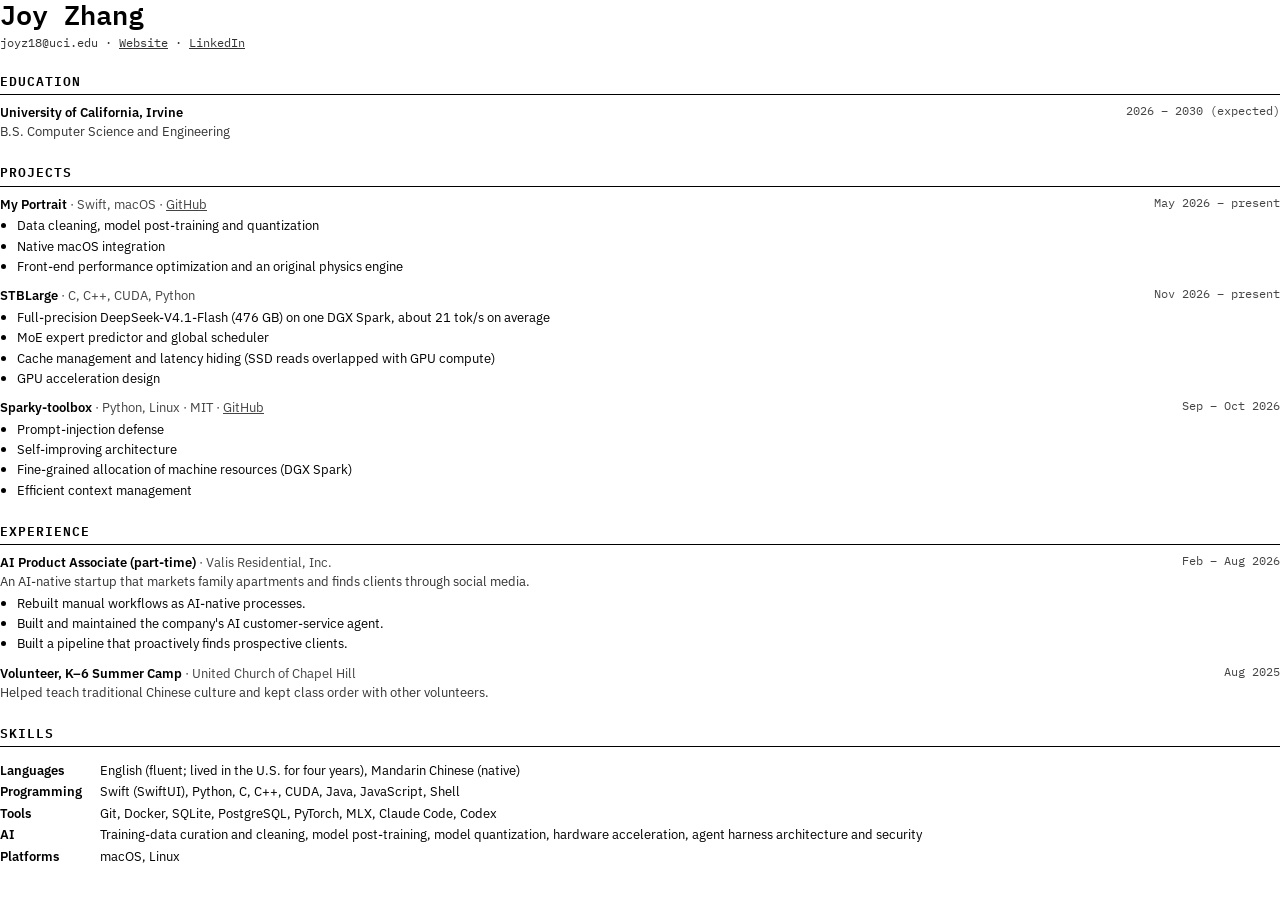
<file: cv/cv.html>
<!doctype html>
<html lang="en">
  <head>
    <meta charset="utf-8" />
    <title>Joy Zhang · CV</title>
    <link rel="preconnect" href="https://fonts.googleapis.com" />
    <link rel="preconnect" href="https://fonts.gstatic.com" crossorigin />
    <link
      rel="stylesheet"
      href="https://fonts.googleapis.com/css2?family=IBM+Plex+Mono:wght@400;600&family=IBM+Plex+Sans:wght@400;600&display=swap"
    />
    <style>
      @page {
        size: Letter;
        margin: 0.6in 0.7in;
      }
      * {
        box-sizing: border-box;
      }
      body {
        margin: 0;
        font:
          10pt/1.42 "IBM Plex Sans",
          sans-serif;
        color: #000;
        background: #fff;
      }
      .mono {
        font-family: "IBM Plex Mono", monospace;
      }
      h1 {
        font:
          600 20pt/1.1 "IBM Plex Mono",
          monospace;
        margin: 0 0 4pt;
      }
      .contact {
        font:
          9pt "IBM Plex Mono",
          monospace;
        color: #333;
      }
      .contact a {
        color: inherit;
        text-decoration: none;
      }
      .contact a.link {
        text-decoration: underline;
      }
      h2 {
        font:
          600 9.5pt "IBM Plex Mono",
          monospace;
        letter-spacing: 0.08em;
        margin: 15pt 0 6pt;
        padding-bottom: 2pt;
        border-bottom: 1px solid #000;
      }
      .entry {
        margin-bottom: 8pt;
        break-inside: avoid;
      }
      .row {
        display: flex;
        justify-content: space-between;
        gap: 12pt;
      }
      .title {
        font-weight: 600;
      }
      .meta {
        font:
          9pt "IBM Plex Mono",
          monospace;
        color: #444;
      }
      .tags {
        font-weight: 400;
        color: #444;
      }
      .tags a {
        color: inherit;
      }
      .sub {
        color: #333;
      }
      ul {
        margin: 2pt 0 0;
        padding-left: 13pt;
      }
      li {
        margin: 1pt 0;
      }
      .skills {
        display: grid;
        grid-template-columns: 7.5em 1fr;
        row-gap: 2pt;
      }
      .skills dt {
        font-weight: 600;
      }
      .skills dd {
        margin: 0;
      }
    </style>
  </head>
  <body>
    <h1>Joy Zhang</h1>
    <div class="contact">
      <a href="mailto:joyz18@uci.edu">joyz18@uci.edu</a> ·
      <a class="link" href="https://joyzhang14.com">Website</a> ·
      <a class="link" href="https://www.linkedin.com/in/joy-zhang-8945bb396/">LinkedIn</a>
    </div>

    <h2>EDUCATION</h2>
    <div class="entry">
      <div class="row">
        <span class="title">University of California, Irvine</span
        ><span class="meta">2026 – 2030 (expected)</span>
      </div>
      <div class="sub">B.S. Computer Science and Engineering</div>
    </div>

    <h2>PROJECTS</h2>
    <div class="entry">
      <div class="row">
        <span class="title"
          >My Portrait
          <span class="tags">· Swift, macOS ·
            <a href="https://github.com/joyzhang14-14/My-Portrait">GitHub</a></span></span
        ><span class="meta">May 2026 – present</span>
      </div>
      <ul>
        <li>Data cleaning, model post-training and quantization</li>
        <li>Native macOS integration</li>
        <li>Front-end performance optimization and an original physics engine</li>
      </ul>
    </div>
    <div class="entry">
      <div class="row">
        <span class="title"
          >STBLarge
          <span class="tags">· C, C++, CUDA, Python</span></span
        ><span class="meta">Nov 2026 – present</span>
      </div>
      <ul>
        <li>Full-precision DeepSeek-V4.1-Flash (476 GB) on one DGX Spark, about 21 tok/s on average</li>
        <li>MoE expert predictor and global scheduler</li>
        <li>Cache management and latency hiding (SSD reads overlapped with GPU compute)</li>
        <li>GPU acceleration design</li>
      </ul>
    </div>
    <div class="entry">
      <div class="row">
        <span class="title"
          >Sparky-toolbox
          <span class="tags">· Python, Linux · MIT ·
            <a href="https://github.com/joyzhang14-14/Sparky-toolbox">GitHub</a></span></span
        ><span class="meta">Sep – Oct 2026</span>
      </div>
      <ul>
        <li>Prompt-injection defense</li>
        <li>Self-improving architecture</li>
        <li>Fine-grained allocation of machine resources (DGX Spark)</li>
        <li>Efficient context management</li>
      </ul>
    </div>

    <h2>EXPERIENCE</h2>
    <div class="entry">
      <div class="row">
        <span class="title"
          >AI Product Associate (part-time)
          <span class="tags">· Valis Residential, Inc.</span></span
        ><span class="meta">Feb – Aug 2026</span>
      </div>
      <div class="sub">
        An AI-native startup that markets family apartments and finds clients
        through social media.
      </div>
      <ul>
        <li>Rebuilt manual workflows as AI-native processes.</li>
        <li>Built and maintained the company's AI customer-service agent.</li>
        <li>Built a pipeline that proactively finds prospective clients.</li>
      </ul>
    </div>
    <div class="entry">
      <div class="row">
        <span class="title"
          >Volunteer, K–6 Summer Camp
          <span class="tags">· United Church of Chapel Hill</span></span
        ><span class="meta">Aug 2025</span>
      </div>
      <div class="sub">
        Helped teach traditional Chinese culture and kept class order with other
        volunteers.
      </div>
    </div>

    <h2>SKILLS</h2>
    <dl class="skills">
      <dt>Languages</dt>
      <dd>English (fluent; lived in the U.S. for four years), Mandarin Chinese (native)</dd>
      <dt>Programming</dt>
      <dd>Swift (SwiftUI), Python, C, C++, CUDA, Java, JavaScript, Shell</dd>
      <dt>Tools</dt>
      <dd>Git, Docker, SQLite, PostgreSQL, PyTorch, MLX, Claude Code, Codex</dd>
      <dt>AI</dt>
      <dd>Training-data curation and cleaning, model post-training, model quantization, hardware acceleration, agent harness architecture and security</dd>
      <dt>Platforms</dt>
      <dd>macOS, Linux</dd>
    </dl>
  </body>
</html>
</file>
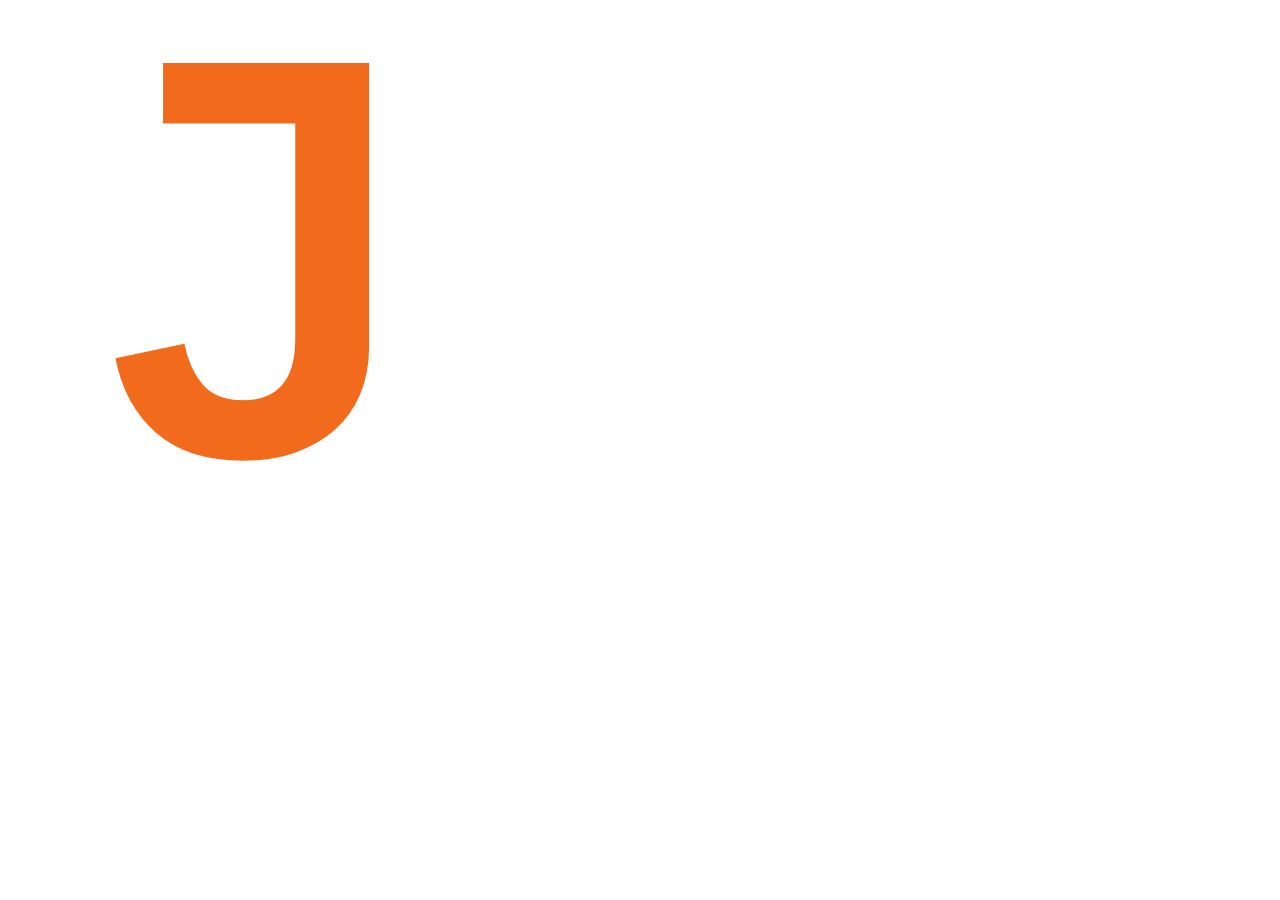
<file: tools/icons/favicon.html>
<!DOCTYPE html>
<!-- Source of the site icon: an orange J in the wordmark's typeface. Screenshot #icon with a transparent background. -->
<html><head><meta charset="UTF-8">
<link rel="stylesheet" href="https://fonts.googleapis.com/css2?family=IBM+Plex+Mono:wght@600&display=swap">
<style>
  html, body { margin: 0; background: transparent; }
  #icon { width: 512px; height: 512px; display: flex; align-items: center; justify-content: center;
          font: 600 560px/1 "IBM Plex Mono", monospace; color: #f26a1b; }
  #icon span { display: block; transform: translateY(-12px); }
</style></head>
<body><div id="icon"><span>J</span></div></body></html>
</file>
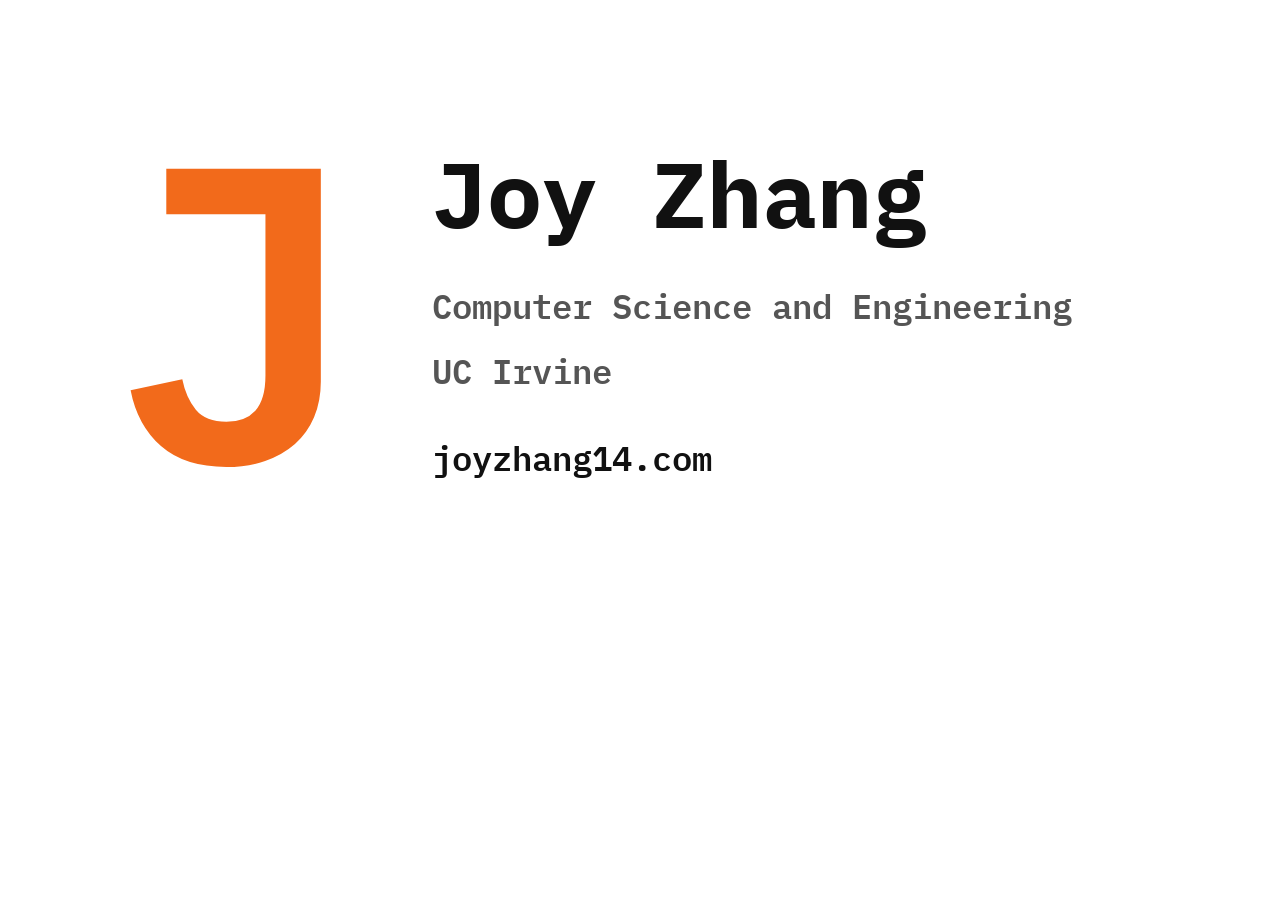
<file: tools/icons/og.html>
<!DOCTYPE html>
<!-- Source of the link-preview image (public/assets/og.png). Screenshot at 1200x630. -->
<html><head><meta charset="UTF-8">
<link rel="stylesheet" href="https://fonts.googleapis.com/css2?family=IBM+Plex+Mono:wght@600&display=swap">
<style>
  html, body { margin: 0; }
  body { width: 1200px; height: 630px; background: #ffffff; color: #111111; display: flex; align-items: center;
         font-family: "IBM Plex Mono", monospace; font-weight: 600; }
  .j { font-size: 420px; line-height: 1; color: #f26a1b; margin: 0 70px 0 110px; transform: translateY(-10px); }
  h1 { font-size: 92px; margin: 0 0 26px; }
  p { font-size: 34px; margin: 0 0 12px; color: #555555; }
  p.url { color: #111111; margin-top: 34px; }
</style></head>
<body><div class="j">J</div><div><h1>Joy Zhang</h1><p>Computer Science and Engineering</p><p>UC Irvine</p><p class="url">joyzhang14.com</p></div></body></html>
</file>
